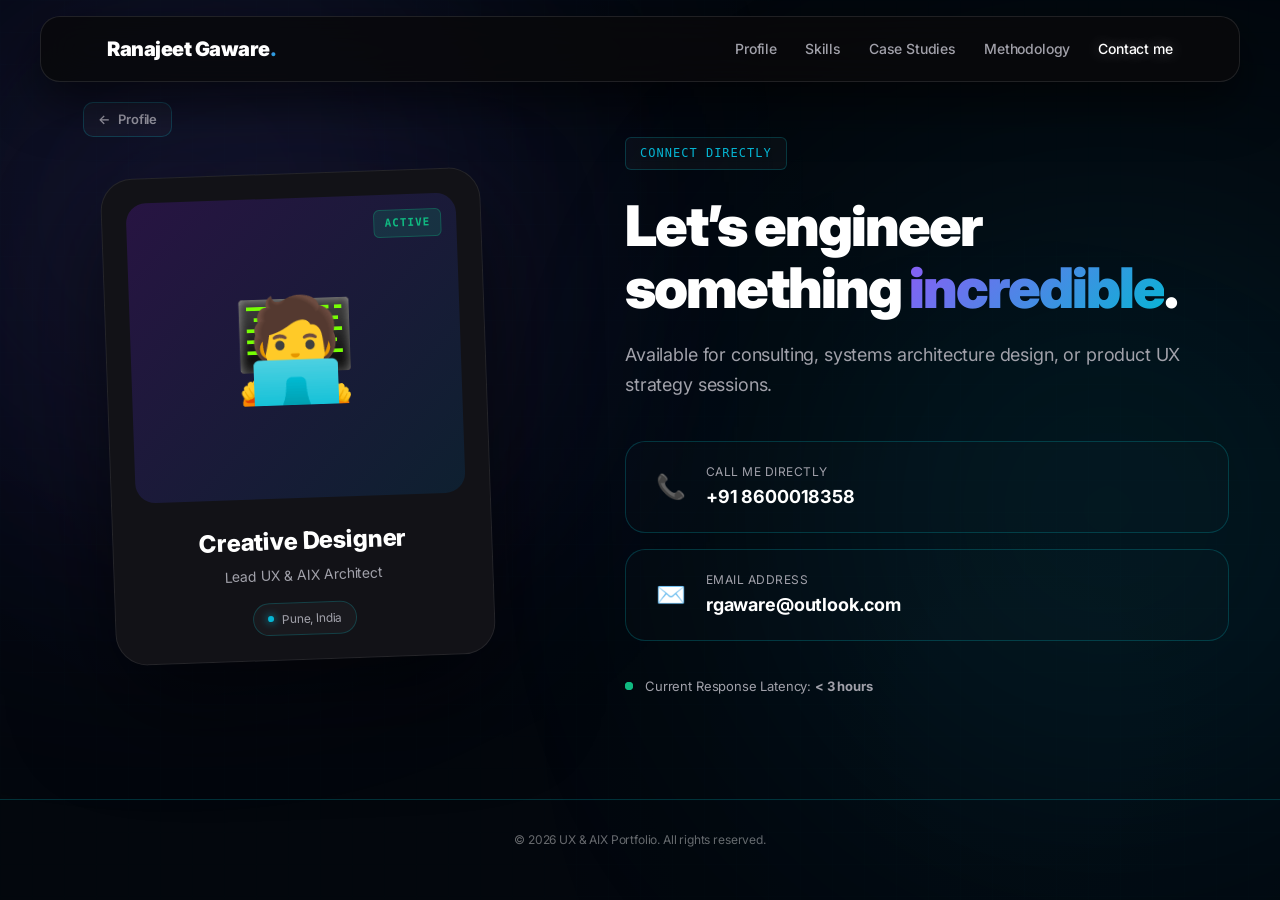
<file: contact_me.html>
<!DOCTYPE html>
<html lang="en">
<head>
    <meta charset="UTF-8">
    <meta name="viewport" content="width=device-width, initial-scale=1.0">
    <title>Contact Me | Get In Touch</title>
    <link href="https://fonts.googleapis.com/css2?family=Inter:wght@300;400;500;600;700;800;900&display=swap" rel="stylesheet">
    <link rel="stylesheet" href="style.css">
    <link rel="stylesheet" href="contact_me.css">
</head>
<body>

    <!-- Floating Navigation -->
  <header>
        <div class="container">
            <nav>
                <div class="logo">Ranajeet Gaware<span>.</span></div>   
                <button class="nav-toggle" id="navToggle" aria-label="Toggle navigation">
                    <span></span>
                    <span></span>
                    <span></span>
                </button>
                <div class="menu" id="navMenu">
                    <a href="index.html" >Profile</a>
                    <a href="index.html#expertise">Skills</a>
                    <a href="cccc_copy.html">Case Studies</a>
                    <a href="Methodology.html">Methodology</a>
                    <a href="contact_me.html" class="active">Contact me</a>
                </div>
            </nav>
        </div>
    </header>

    <!-- Background Glow Elements -->
    <div class="glow one"></div>
    <div class="glow two"></div>
    
  
     
    
  


      <section >
         <div class=" contact-container" style="    grid-template-columns: 0.9fr 1.1fr;
    width: min(1400px, 90%);margin: auto;">
           
             <div class="container">
                       <a href="index.html" class="back-link" aria-label="Back to Profile">
                        <span class="back-arrow-icon">←</span> Profile
                    </a>
                </div>
        

        </div>
        <div class="container contact-container">
           
            <!-- Left Side: Interactive Contact Card -->
           
            <div class="contact-profile-wrap">
           
                <div class="polaroid-card">
                    
                    <div class="photo-container">
                        <!-- Profile Image Placeholder with rich gradient backdrops -->
                        <div class="profile-image-fallback">🧑‍💻</div>
                        <div class="tech-overlay-tag">ACTIVE</div>
                    </div>
                    <div class="profile-metadata">
                        <h3>Creative Designer</h3>
                        <p class="role-desc">Lead UX & AIX Architect</p>
                        <div class="location-tag">
                            <span class="dot"></span>
                            Pune, India
                        </div>
                    </div>
                </div>
            </div>

            <!-- Right Side: Contact Actions & Channels -->
            <div class="contact-details">
                <span class="section-label">Connect Directly</span>
                <h1 class="contact-title">Let’s engineer something <span class="gradient">incredible</span>.</h1>
                <p class="contact-desc">Available for consulting, systems architecture design, or product UX strategy sessions.</p>

                <div class="action-buttons-group">
                    <!-- Call Button -->
                    <a href="tel:+919876543210" class="contact-action-btn phone-btn">
                        <span class="icon">📞</span>
                        <div class="btn-text">
                            <span>Call Me Directly</span>
                            <strong>+91 8600018358</strong>
                        </div>
                    </a>

                    <!-- Email Button -->
                    <a href="mailto:hello@designerportfolio.com" class="contact-action-btn email-btn">
                        <span class="icon">✉️</span>
                        <div class="btn-text">
                            <span>Email Address</span>
                            <strong>rgaware@outlook.com</strong>
                        </div>
                    </a>
                </div>

                <div class="availability-status">
                    <div class="pulse-indicator"></div>
                    <p>Current Response Latency: <strong>&lt; 3 hours</strong></p>
                </div>
            </div>

        </div>
    </section>

    <!-- Footer -->
    <footer class="footer">
        <div class="container footer-bottom">
            <p>© 2026 UX & AIX Portfolio. All rights reserved.</p>
        </div>
    </footer>
  <script>
    document.addEventListener('DOMContentLoaded', () => {
        // Mobile Navigation Toggle
        const navToggle = document.getElementById('navToggle');
        const navMenu = document.getElementById('navMenu');

        if (navToggle && navMenu) {
            navToggle.addEventListener('click', () => {
                navToggle.classList.toggle('active');
                navMenu.classList.toggle('active');
            });

            navMenu.querySelectorAll('a').forEach(link => {
                link.addEventListener('click', () => {
                    navToggle.classList.remove('active');
                    navMenu.classList.remove('active');
                });
            });
        }

        // Scroll Progress Bar & Back to Top
        const progressBar = document.getElementById('scroll-progress');
        const backToTopBtn = document.getElementById('backToTop');

        window.addEventListener('scroll', () => {
            const winScroll = document.documentElement.scrollTop || document.body.scrollTop;
            const height = document.documentElement.scrollHeight - document.documentElement.clientHeight;
            const scrolled = (winScroll / height) * 100;
            
            if (progressBar) {
                progressBar.style.width = scrolled + '%';
            }

            if (backToTopBtn) {
                if (winScroll > 300) {
                    backToTopBtn.style.opacity = '1';
                    backToTopBtn.style.pointerEvents = 'auto';
                } else {
                    backToTopBtn.style.opacity = '0';
                    backToTopBtn.style.pointerEvents = 'none';
                }
            }
        });

        if (backToTopBtn) {
            backToTopBtn.addEventListener('click', () => {
                window.scrollTo({ top: 0, behavior: 'smooth' });
            });
        }

        // Case Studies Scroll Carousel Logic
        const section = document.querySelector('.scroll-carousel-section');
        const container = document.getElementById('carouselContainer');
        const track = document.getElementById('caseStudiesTrack');
        const indicators = document.querySelectorAll('.indicator-step');
        
        if (!section || !track || !container) return;

        let isVisible = false;
        let currentTranslate = 0;
        
        let isDragging = false;
        let startX = 0;
        let prevTranslate = 0;

        const sectionObserver = new IntersectionObserver((entries) => {
            entries.forEach(entry => { isVisible = entry.isIntersecting; });
        }, { threshold: 0.01 });
        sectionObserver.observe(section);

        const getMaxMove = () => {
            return track.scrollWidth - window.innerWidth + parseFloat(getComputedStyle(container).paddingLeft || 40);
        };

        const updateActiveStates = () => {
            const cards = document.querySelectorAll('.case-card');
            const viewportCenter = window.innerWidth / 2;
            let closestCardIndex = 1;
            let smallestDistance = Infinity;

            cards.forEach((card) => {
                const rect = card.getBoundingClientRect();
                const cardCenter = rect.left + (rect.width / 2);
                const distanceFromCenter = Math.abs(viewportCenter - cardCenter);

                if (distanceFromCenter < smallestDistance) {
                    smallestDistance = distanceFromCenter;
                    closestCardIndex = parseInt(card.getAttribute('data-index'));
                }
            });

            cards.forEach((card) => {
                if (parseInt(card.getAttribute('data-index')) === closestCardIndex) {
                    card.classList.add('active-card');
                } else {
                    card.classList.remove('active-card');
                }
            });

            const activeIndicatorNum = Math.min(4, closestCardIndex);
            indicators.forEach((indicator) => {
                const stepNum = parseInt(indicator.getAttribute('data-step'));
                if (stepNum === activeIndicatorNum) {
                    indicator.classList.add('active');
                } else {
                    indicator.classList.remove('active');
                }
            });
        };

        window.addEventListener('scroll', () => {
            if (!isVisible || isDragging || window.innerWidth <= 968) return;

            const sectionTop = section.offsetTop;
            const sectionHeight = section.offsetHeight;
            const windowHeight = window.innerHeight;
            const scrollPosition = window.scrollY;

            const scrollRange = sectionHeight - windowHeight;
            const relativeScroll = scrollPosition - sectionTop;
            
            let progress = relativeScroll / scrollRange;
            progress = Math.max(0, Math.min(1, progress));

            currentTranslate = -(progress * getMaxMove());
            track.style.transform = `translateX(${currentTranslate}px)`;
            
            updateActiveStates();
        });

        const dragStart = (e) => {
            if (window.innerWidth <= 968) return;
            isDragging = true;
            startX = (e.type === 'touchstart') ? e.touches[0].clientX : e.clientX;
            prevTranslate = currentTranslate;
            track.style.transition = 'none';
        };

        const dragMove = (e) => {
            if (!isDragging) return;
            const currentX = (e.type === 'touchmove') ? e.touches[0].clientX : e.clientX;
            const currentMovedDistance = currentX - startX;
            
            currentTranslate = prevTranslate + currentMovedDistance;
            
            const maxMove = -getMaxMove();
            if (currentTranslate > 0) currentTranslate = 0;
            if (currentTranslate < maxMove) currentTranslate = maxMove;

            track.style.transform = `translateX(${currentTranslate}px)`;
            updateActiveStates();
        };

        const dragEnd = () => {
            if (!isDragging) return;
            isDragging = false;
            track.style.transition = 'transform 0.4s cubic-bezier(0.25, 1, 0.5, 1)';
            
            if (isVisible) {
                const maxMove = getMaxMove();
                const progress = Math.abs(currentTranslate) / maxMove;
                const sectionTop = section.offsetTop;
                const scrollRange = section.offsetHeight - window.innerHeight;
                
                window.scrollTo({
                    top: sectionTop + (progress * scrollRange),
                    behavior: 'auto'
                });
            }
        };

        container.addEventListener('mousedown', dragStart);
        container.addEventListener('mousemove', dragMove);
        window.addEventListener('mouseup', dragEnd);
        container.addEventListener('mouseleave', dragEnd);

        container.addEventListener('touchstart', dragStart, { passive: true });
        container.addEventListener('touchmove', dragMove, { passive: true });
        window.addEventListener('touchend', dragEnd);
        
        setTimeout(() => updateActiveStates(), 100);
    });
    </script>
</body>
</html>
</file>
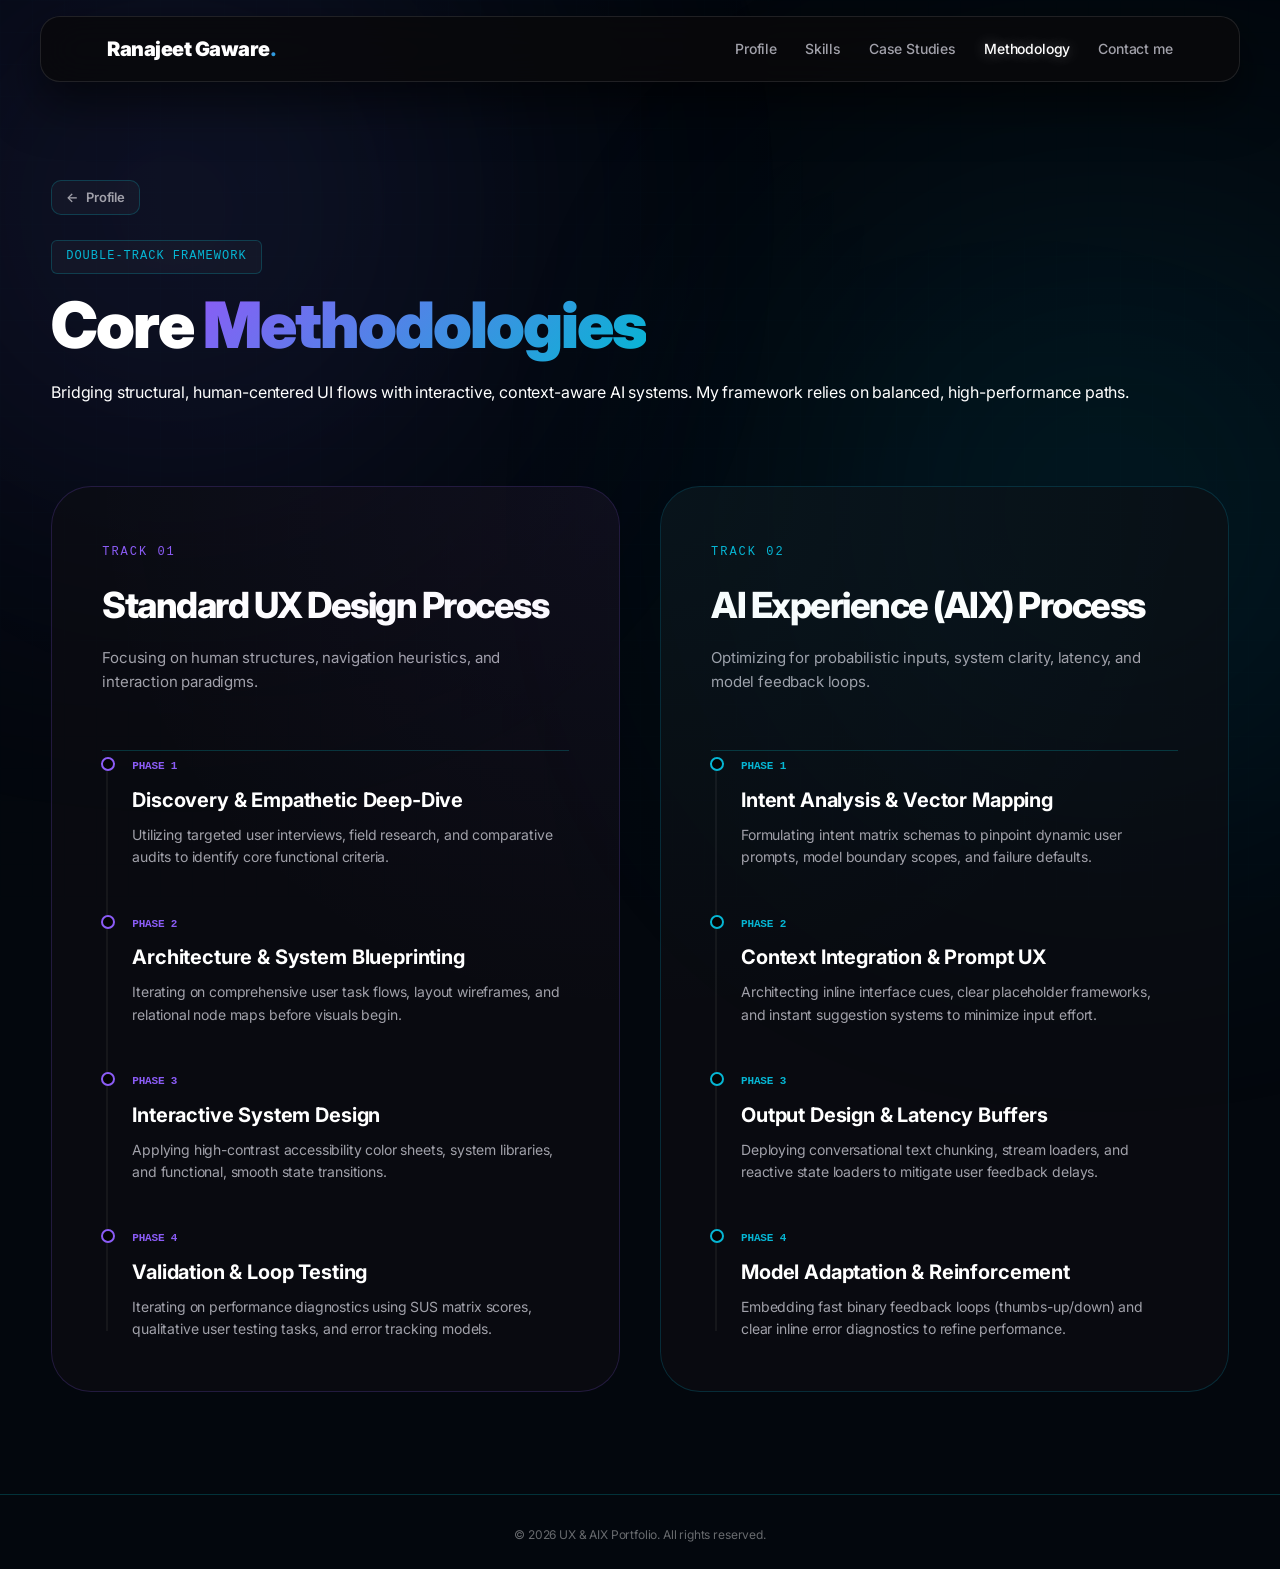
<file: Methodology.html>
<!DOCTYPE html>
<html lang="en">
<head>
    <meta charset="UTF-8">
    <meta name="viewport" content="width=device-width, initial-scale=1.0">
    <title>Methodology | UX & AIX Process</title>
    <link href="https://fonts.googleapis.com/css2?family=Inter:wght@300;400;500;600;700;800;900&display=swap" rel="stylesheet">
    <link rel="stylesheet" href="style.css">
    <link rel="stylesheet" href="Methodology.css">
</head>
<body>


    <!-- 3. NAVIGATION HEADER -->
    <header>
        <div class="container">
            <nav>
                <div class="logo">Ranajeet Gaware<span>.</span></div>   
                <button class="nav-toggle" id="navToggle" aria-label="Toggle navigation">
                    <span></span>
                    <span></span>
                    <span></span>
                </button>
                <div class="menu" id="navMenu">
                    <a href="index.html" >Profile</a>
                    <a href="index.html#expertise">Skills</a>
                    <a href="cccc_copy.html">Case Studies</a>
                    <a href="Methodology.html" class="active">Methodology</a>
                    <a href="contact_me.html">Contact me</a>
                </div>
            </nav>
        </div>
    </header>
    <!-- Background Glow Elements -->
    <div class="glow one"></div>
    <div class="glow two"></div>

    <section class="methodology-section">
        <div class="container">
           <div>
            <a href="home.html" class="back-link" aria-label="Back to Profile">
                        <span class="back-arrow-icon">←</span> Profile
                    </a></div> 
                    <br>
            <span class="section-label">Double-Track Framework</span>
            <h1 class="hero-title">Core <span class="gradient">Methodologies</span></h1>
            <p class="hero-text1">Bridging structural, human-centered UI flows with interactive, context-aware AI systems. My framework relies on balanced, high-performance paths.</p>

            <!-- Interactive Parallel Tracks Grid -->
            <div class="methodology-grid">
                
                <!-- UX track -->
                <div class="track-card ux-track">
                    <div class="track-header">
                        <span class="track-badge">TRACK 01</span>
                        <h2>Standard UX Design Process</h2>
                        <p>Focusing on human structures, navigation heuristics, and interaction paradigms.</p>
                    </div>

                    <div class="steps-timeline">
                        <div class="timeline-step">
                            <span class="step-badge">Phase 1</span>
                            <h4>Discovery & Empathetic Deep-Dive</h4>
                            <p>Utilizing targeted user interviews, field research, and comparative audits to identify core functional criteria.</p>
                        </div>
                        <div class="timeline-step">
                            <span class="step-badge">Phase 2</span>
                            <h4>Architecture & System Blueprinting</h4>
                            <p>Iterating on comprehensive user task flows, layout wireframes, and relational node maps before visuals begin.</p>
                        </div>
                        <div class="timeline-step">
                            <span class="step-badge">Phase 3</span>
                            <h4>Interactive System Design</h4>
                            <p>Applying high-contrast accessibility color sheets, system libraries, and functional, smooth state transitions.</p>
                        </div>
                        <div class="timeline-step">
                            <span class="step-badge">Phase 4</span>
                            <h4>Validation & Loop Testing</h4>
                            <p>Iterating on performance diagnostics using SUS matrix scores, qualitative user testing tasks, and error tracking models.</p>
                        </div>
                    </div>
                </div>

                <!-- AIX track -->
                <div class="track-card aix-track">
                    <div class="track-header">
                        <span class="track-badge">TRACK 02</span>
                        <h2>AI Experience (AIX) Process</h2>
                        <p>Optimizing for probabilistic inputs, system clarity, latency, and model feedback loops.</p>
                    </div>

                    <div class="steps-timeline">
                        <div class="timeline-step">
                            <span class="step-badge">Phase 1</span>
                            <h4>Intent Analysis & Vector Mapping</h4>
                            <p>Formulating intent matrix schemas to pinpoint dynamic user prompts, model boundary scopes, and failure defaults.</p>
                        </div>
                        <div class="timeline-step">
                            <span class="step-badge">Phase 2</span>
                            <h4>Context Integration & Prompt UX</h4>
                            <p>Architecting inline interface cues, clear placeholder frameworks, and instant suggestion systems to minimize input effort.</p>
                        </div>
                        <div class="timeline-step">
                            <span class="step-badge">Phase 3</span>
                            <h4>Output Design & Latency Buffers</h4>
                            <p>Deploying conversational text chunking, stream loaders, and reactive state loaders to mitigate user feedback delays.</p>
                        </div>
                        <div class="timeline-step">
                            <span class="step-badge">Phase 4</span>
                            <h4>Model Adaptation & Reinforcement</h4>
                            <p>Embedding fast binary feedback loops (thumbs-up/down) and clear inline error diagnostics to refine performance.</p>
                        </div>
                    </div>
                </div>

            </div>
        </div>
    </section>


      <script>
    document.addEventListener('DOMContentLoaded', () => {
        // Mobile Navigation Toggle
        const navToggle = document.getElementById('navToggle');
        const navMenu = document.getElementById('navMenu');

        if (navToggle && navMenu) {
            navToggle.addEventListener('click', () => {
                navToggle.classList.toggle('active');
                navMenu.classList.toggle('active');
            });

            navMenu.querySelectorAll('a').forEach(link => {
                link.addEventListener('click', () => {
                    navToggle.classList.remove('active');
                    navMenu.classList.remove('active');
                });
            });
        }

        // Scroll Progress Bar & Back to Top
        const progressBar = document.getElementById('scroll-progress');
        const backToTopBtn = document.getElementById('backToTop');

        window.addEventListener('scroll', () => {
            const winScroll = document.documentElement.scrollTop || document.body.scrollTop;
            const height = document.documentElement.scrollHeight - document.documentElement.clientHeight;
            const scrolled = (winScroll / height) * 100;
            
            if (progressBar) {
                progressBar.style.width = scrolled + '%';
            }

            if (backToTopBtn) {
                if (winScroll > 300) {
                    backToTopBtn.style.opacity = '1';
                    backToTopBtn.style.pointerEvents = 'auto';
                } else {
                    backToTopBtn.style.opacity = '0';
                    backToTopBtn.style.pointerEvents = 'none';
                }
            }
        });

        if (backToTopBtn) {
            backToTopBtn.addEventListener('click', () => {
                window.scrollTo({ top: 0, behavior: 'smooth' });
            });
        }

        // Case Studies Scroll Carousel Logic
        const section = document.querySelector('.scroll-carousel-section');
        const container = document.getElementById('carouselContainer');
        const track = document.getElementById('caseStudiesTrack');
        const indicators = document.querySelectorAll('.indicator-step');
        
        if (!section || !track || !container) return;

        let isVisible = false;
        let currentTranslate = 0;
        
        let isDragging = false;
        let startX = 0;
        let prevTranslate = 0;

        const sectionObserver = new IntersectionObserver((entries) => {
            entries.forEach(entry => { isVisible = entry.isIntersecting; });
        }, { threshold: 0.01 });
        sectionObserver.observe(section);

        const getMaxMove = () => {
            return track.scrollWidth - window.innerWidth + parseFloat(getComputedStyle(container).paddingLeft || 40);
        };

        const updateActiveStates = () => {
            const cards = document.querySelectorAll('.case-card');
            const viewportCenter = window.innerWidth / 2;
            let closestCardIndex = 1;
            let smallestDistance = Infinity;

            cards.forEach((card) => {
                const rect = card.getBoundingClientRect();
                const cardCenter = rect.left + (rect.width / 2);
                const distanceFromCenter = Math.abs(viewportCenter - cardCenter);

                if (distanceFromCenter < smallestDistance) {
                    smallestDistance = distanceFromCenter;
                    closestCardIndex = parseInt(card.getAttribute('data-index'));
                }
            });

            cards.forEach((card) => {
                if (parseInt(card.getAttribute('data-index')) === closestCardIndex) {
                    card.classList.add('active-card');
                } else {
                    card.classList.remove('active-card');
                }
            });

            const activeIndicatorNum = Math.min(4, closestCardIndex);
            indicators.forEach((indicator) => {
                const stepNum = parseInt(indicator.getAttribute('data-step'));
                if (stepNum === activeIndicatorNum) {
                    indicator.classList.add('active');
                } else {
                    indicator.classList.remove('active');
                }
            });
        };

        window.addEventListener('scroll', () => {
            if (!isVisible || isDragging || window.innerWidth <= 968) return;

            const sectionTop = section.offsetTop;
            const sectionHeight = section.offsetHeight;
            const windowHeight = window.innerHeight;
            const scrollPosition = window.scrollY;

            const scrollRange = sectionHeight - windowHeight;
            const relativeScroll = scrollPosition - sectionTop;
            
            let progress = relativeScroll / scrollRange;
            progress = Math.max(0, Math.min(1, progress));

            currentTranslate = -(progress * getMaxMove());
            track.style.transform = `translateX(${currentTranslate}px)`;
            
            updateActiveStates();
        });

        const dragStart = (e) => {
            if (window.innerWidth <= 968) return;
            isDragging = true;
            startX = (e.type === 'touchstart') ? e.touches[0].clientX : e.clientX;
            prevTranslate = currentTranslate;
            track.style.transition = 'none';
        };

        const dragMove = (e) => {
            if (!isDragging) return;
            const currentX = (e.type === 'touchmove') ? e.touches[0].clientX : e.clientX;
            const currentMovedDistance = currentX - startX;
            
            currentTranslate = prevTranslate + currentMovedDistance;
            
            const maxMove = -getMaxMove();
            if (currentTranslate > 0) currentTranslate = 0;
            if (currentTranslate < maxMove) currentTranslate = maxMove;

            track.style.transform = `translateX(${currentTranslate}px)`;
            updateActiveStates();
        };

        const dragEnd = () => {
            if (!isDragging) return;
            isDragging = false;
            track.style.transition = 'transform 0.4s cubic-bezier(0.25, 1, 0.5, 1)';
            
            if (isVisible) {
                const maxMove = getMaxMove();
                const progress = Math.abs(currentTranslate) / maxMove;
                const sectionTop = section.offsetTop;
                const scrollRange = section.offsetHeight - window.innerHeight;
                
                window.scrollTo({
                    top: sectionTop + (progress * scrollRange),
                    behavior: 'auto'
                });
            }
        };

        container.addEventListener('mousedown', dragStart);
        container.addEventListener('mousemove', dragMove);
        window.addEventListener('mouseup', dragEnd);
        container.addEventListener('mouseleave', dragEnd);

        container.addEventListener('touchstart', dragStart, { passive: true });
        container.addEventListener('touchmove', dragMove, { passive: true });
        window.addEventListener('touchend', dragEnd);
        
        setTimeout(() => updateActiveStates(), 100);
    });
    </script>


    <!-- Footer -->
    <footer class="footer">
        <div class="container footer-bottom">
            <p>© 2026 UX & AIX Portfolio. All rights reserved.</p>
        </div>
    </footer>

</body>
</html>
</file>
<file: style.css>
/*==================================================
1. RESET & SYSTEM CONFIGURATION
==================================================*/

* {
    margin: 0;
    padding: 0;
    box-sizing: border-box;
}

html {
    scroll-behavior: smooth;
    overflow-x: hidden;
}

body {
    font-family: "Inter", -apple-system, BlinkMacSystemFont, sans-serif;
    background: #03070d;
    color: #fff;
    overflow-x: hidden;
    line-height: 1.6;
    letter-spacing: -0.01em;
    position: relative;
    width: 100%;
}

img {
    max-width: 100%;
    height: auto;
    display: block;
}

/*==================================================
2. VARIABLES & THEME
==================================================*/

:root {
    --bg: #03070d;
    --surface: #09090b;
    --card: rgba(8, 15, 26, 0.75);
    --border: rgba(0, 242, 254, 0.18);
    --border-hover: rgba(0, 242, 254, 0.45);
    --text: #ffffff;
    --muted: #a1a1aa;
    --purple: #8b5cf6;
    --cyan: #06b6d4;
    --green: #10b981;
    --pink: #ec4899;
    --gradient: linear-gradient(135deg, #8b5cf6 0%, #06b6d4 100%);
}

/*==================================================
3. CUSTOM SCROLLBAR
==================================================*/

::-webkit-scrollbar {
    width: 6px;
}

::-webkit-scrollbar-track {
    background: #03070d;
}

::-webkit-scrollbar-thumb {
    background: #27272a;
    border-radius: 10px;
}

::-webkit-scrollbar-thumb:hover {
    background: var(--purple);
}

/*==================================================
4. DYNAMIC BACKGROUNDS & CANVASES
==================================================*/

#globalWaveCanvas {
    position: fixed;
    top: 0;
    left: 0;
    width: 100%;
    height: 100vh;
    pointer-events: none;
    z-index: 0;
    opacity: 0.18;
}

body::before {
    content: "";
    position: fixed;
    inset: 0;
    background-image: 
        radial-gradient(circle at 20% 20%, rgba(0, 242, 254, 0.08) 0%, transparent 50%),
        radial-gradient(circle at 80% 80%, rgba(79, 172, 254, 0.06) 0%, transparent 50%),
        linear-gradient(to right, rgba(0, 242, 254, 0.02) 1px, transparent 1px),
        linear-gradient(to bottom, rgba(0, 242, 254, 0.02) 1px, transparent 1px);
    background-size: 100% 100%, 100% 100%, 32px 32px, 32px 32px;
    pointer-events: none;
    z-index: 0;
    opacity: 0.25;
}

.glow {
    position: fixed;
    width: min(600px, 80vw);
    height: min(600px, 80vw);
    border-radius: 50%;
    filter: blur(160px);
    opacity: .12;
    pointer-events: none;
    z-index: 0;
}

.glow.one { background: var(--purple); top: -10%; left: -10%; animation: floatGlow 20s infinite alternate; }
.glow.two { background: var(--cyan); bottom: 10%; right: -10%; animation: floatGlow 15s infinite alternate-reverse; }

@keyframes floatGlow {
    0% { transform: translate(0, 0) scale(1); }
    100% { transform: translate(60px, -40px) scale(1.1); }
}

/* Glassmorphism Cards */
.case-card, .expertise-card, .profile-card, .float-card, .feature-box, .cta-card, .process-track-column {
    background: var(--card) !important;
    backdrop-filter: blur(12px);
    -webkit-backdrop-filter: blur(12px);
    border: 1px solid var(--border) !important;
    box-shadow: 0 10px 32px 0 rgba(0, 0, 0, 0.4), inset 0 0 0 1px rgba(255, 255, 255, 0.03);
    transition: all 0.3s ease;
}

.case-card:hover, .expertise-card:hover, .feature-box:hover {
    border-color: var(--border-hover) !important;
    box-shadow: 0 14px 40px 0 rgba(0, 242, 254, 0.12), inset 0 0 0 1px rgba(0, 242, 254, 0.25);
}

/*==================================================
5. LAYOUT CONTAINERS & REUSABLE COMPONENTS
==================================================*/

.container {
    width: min(1280px, 92%);
    margin: 0 auto;
    position: relative;
    z-index: 2;
}

section {
    padding: clamp(60px, 8vw, 120px) 0;
    position: relative;
    z-index: 2;
}

.section-header {
    margin-bottom: clamp(30px, 5vw, 60px);
    position: relative;
}

.section-label {
    display: inline-flex;
    align-items: center;
    gap: 8px;
    padding: 6px 14px;
    border-radius: 6px;
    background: rgba(255, 255, 255, .03);
    border: 1px solid var(--border);
    margin-bottom: 16px;
    font-size: 12px;
    font-family: monospace;
    text-transform: uppercase;
    color: var(--cyan);
    letter-spacing: 1px;
}

.section-title {
    font-size: clamp(28px, 5vw, 56px);
    font-weight: 900;
    line-height: 1.1;
    letter-spacing: -1.5px;
}

.gradient {
    background: var(--gradient);
    -webkit-background-clip: text;
    -webkit-text-fill-color: transparent;
}

/*==================================================
6. NAVIGATION BAR
==================================================*/

header {
    position: fixed;
    top: 16px;
    left: 50%;
    transform: translateX(-50%);
    width: min(1200px, 94%);
    z-index: 9999;
    backdrop-filter: blur(20px);
    -webkit-backdrop-filter: blur(20px);
    background: rgba(9, 9, 11, 0.85);
    border: 1px solid rgba(255, 255, 255, .1);
    border-radius: 20px;
    padding: 0 20px;
    box-shadow: 0 20px 50px rgba(0, 0, 0, 0.6);
}

nav {
    height: 64px;
    display: flex;
    justify-content: space-between;
    align-items: center;
    position: relative;
}

.logo {
    font-size: 20px;
    font-weight: 900;
    letter-spacing: -0.5px;
}

.logo span {
    background: var(--gradient);
    -webkit-background-clip: text;
    -webkit-text-fill-color: transparent;
}

.menu {
    display: flex;
    gap: 28px;
}

.menu a {
    color: var(--muted);
    text-decoration: none;
    font-size: 14px;
    font-weight: 500;
    transition: .3s;
}

.menu a:hover,
.menu a.active {
    color: #fff;
    text-shadow: 0 0 15px rgba(255, 255, 255, 0.4);
}

/* Mobile Nav Toggle */
.nav-toggle {
    display: none;
    background: transparent;
    border: none;
    cursor: pointer;
    flex-direction: column;
    justify-content: center;
    align-items: center;
    gap: 5px;
    padding: 8px;
}

.nav-toggle span {
    display: block;
    width: 22px;
    height: 2px;
    background: #fff;
    transition: 0.3s ease-in-out;
}

/*==================================================
7. BUTTONS & TYPOGRAPHY
==================================================*/

.btn {
    display: inline-flex;
    align-items: center;
    justify-content: center;
    padding: 12px 26px;
    border-radius: 12px;
    font-weight: 600;
    font-size: 14px;
    text-decoration: none;
    transition: .3s ease;
    cursor: pointer;
}

.btn-primary {
    background: #fff;
    color: #000;
}

.btn-primary:hover {
    transform: translateY(-2px);
    box-shadow: 0 12px 24px rgba(255, 255, 255, .25);
}

.btn-secondary {
    border: 1px solid var(--border);
    background: rgba(255, 255, 255, .03);
    color: white;
    backdrop-filter: blur(10px);
}

.btn-secondary:hover {
    background: rgba(255, 255, 255, .08);
    border-color: rgba(255, 255, 255, 0.3);
}

/*==================================================
8. HERO SECTION
==================================================*/

.hero {
    min-height: 100vh;
    display: flex;
    align-items: center;
    padding-top: 120px;
    position: relative;
    overflow: hidden;
}

#waveCanvas {
    position: absolute;
    top: 0;
    left: 0;
    width: 100%;
    height: 100%;
    pointer-events: none;
    z-index: 1;
    opacity: 0.3;
}

.hero-grid {
    display: grid;
    grid-template-columns: 1.1fr 0.9fr;
    gap: 40px;
    align-items: center;
}

.badge {
    display: inline-flex;
    align-items: center;
    gap: 10px;
    padding: 6px 14px;
    border-radius: 99px;
    background: rgba(255, 255, 255, .03);
    border: 1px solid var(--border);
    margin-bottom: 24px;
    font-size: 13px;
    color: #fff;
}

.badge-dot {
    width: 8px;
    height: 8px;
    border-radius: 50%;
    background: var(--green);
    box-shadow: 0 0 12px var(--green);
}

.hero-title {
    font-size: clamp(34px, 5.5vw, 64px);
    font-weight: 900;
    line-height: 1.1;
    margin-bottom: 20px;
    letter-spacing: -2px;
}

.hero-text {
    font-size: clamp(14px, 1.8vw, 17px);
    line-height: 1.7;
    color: var(--muted);
    max-width: 580px;
    margin-bottom: 32px;
}

.hero-buttons {
    display: flex;
    gap: 14px;
    flex-wrap: wrap;
}

.hero-right {
    display: flex;
    justify-content: center;
    position: relative;
    width: 100%;
}

.profile-card {
    position: relative;
    width: 100%;
    max-width: 380px;
    padding: 28px;
    border-radius: 28px;
}

.avatar {
    width: 160px;
    height: 160px;
    margin: 0 auto 20px;
    border-radius: 50%;
    background: var(--gradient);
    display: flex;
    align-items: center;
    justify-content: center;
    box-shadow: 0 0 40px rgba(139, 92, 246, 0.35);
    overflow: hidden;
}

.profile-img {
    width: 100%;
    height: 100%;
    object-fit: cover;
    border-radius: 50%;
}

.profile-name { text-align: center; }
.profile-title { font-size: 24px; font-weight: 800; margin-bottom: 4px; }
.profile-subtitle { font-size: 15px; font-weight: 500; color: #e4e4e7; margin-bottom: 4px; }
.profile-role { text-align: center; color: var(--muted); font-size: 13px; }

/* Floating Cards Layout */
.float-card {
    position: absolute;
    padding: 10px 16px;
    border-radius: 14px;
    z-index: 3;
}

.float-card h4 { font-size: 13px; font-weight: 700; margin-bottom: 2px;}
.float-card p { font-size: 11px; color: var(--muted);}

.float-one { left: -10px; top: 10%; animation: floatCard 6s ease-in-out infinite; }
.float-two { right: -10px; bottom: 15%; animation: floatCard 6s ease-in-out infinite 3s; }
.float-three { right: 10px; top: -10px; animation: floatCard 6s ease-in-out infinite 1.5s; }

@keyframes floatCard {
    0%, 100% { transform: translateY(0); }
    50% { transform: translateY(-8px); }
}

/*==================================================
9. SKILLS MARQUEE
==================================================*/

.skills-marquee {
    padding: 22px 0;
    background: #000;
    transform: rotate(-1deg) scale(1.01);
    border-top: 1px solid var(--border);
    border-bottom: 1px solid var(--border);
    box-shadow: 0 15px 40px rgba(0, 0, 0, 0.5);
    z-index: 10;
    position: relative;
}

.marquee {
    overflow: hidden;
    white-space: nowrap;
}

.marquee-content {
    display: inline-flex;
    gap: 32px;
    animation: marquee 28s linear infinite;
}

.marquee-content span {
    font-size: clamp(13px, 1.8vw, 18px);
    text-transform: uppercase;
    font-family: monospace;
    color: rgba(255, 255, 255, 0.5);
    letter-spacing: -0.5px;
}

@keyframes marquee {
    0% { transform: translateX(0); }
    100% { transform: translateX(-50%); }
}

/*==================================================
10. EXPERTISE & STATS
==================================================*/

.expertise-grid {
    display: grid;
    grid-template-columns: repeat(2, 1fr); 
    gap: 24px;
}

.expertise-card {
    padding: clamp(24px, 4vw, 40px);
    border-radius: 24px;
    display: flex;
    flex-direction: column;
    justify-content: space-between;
}

.card-icon {
    width: 48px; 
    height: 48px;
    border: 1px solid var(--border);
    border-radius: 12px;
    display: flex; 
    align-items: center; 
    justify-content: center;
    margin-bottom: 20px;
    font-size: 22px;
}

.card-title { font-size: clamp(20px, 2.5vw, 28px); font-weight: 800; letter-spacing: -0.5px; margin-bottom: 12px;}
.card-text { color: var(--muted); font-size: 14px; line-height: 1.6; margin-bottom: 20px;}

.tags { display: flex; gap: 8px; flex-wrap: wrap;}
.tag {
    padding: 5px 12px; border-radius: 30px; font-size: 11px;
    background: rgba(255, 255, 255, 0.03); border: 1px solid var(--border);
}

.feature-stats {
    margin-top: clamp(40px, 6vw, 80px);
    display: grid;
    grid-template-columns: repeat(4, 1fr);
    gap: 16px;
}

.feature-box {
    padding: 24px 18px;
    border-radius: 18px;
    display: flex;
    flex-direction: column;
    justify-content: space-between;
    min-height: 140px;
}

.feature-number { font-size: 28px; font-weight: 900; margin-bottom: 10px; color: var(--cyan); }
.feature-title { color: #ffffff; font-size: 13px; font-weight: 600; line-height: 1.4; }

/*==================================================
11. CASE STUDIES CAROUSEL
==================================================*/

.scroll-carousel-section {
    position: relative;
    background-color: transparent;
    height: 300vh; 
    width: 100%;
}

.carousel-sticky-wrapper {
    position: sticky;
    top: 0;
    height: 100vh;
    width: 100%;
    overflow: hidden;
    display: flex;
    flex-direction: column;
    justify-content: center;
    padding: 20px 0;
}

.carousel-track-container {
    width: 100%;
    cursor: grab;
    user-select: none;
}

.carousel-track {
    display: flex;
    gap: 24px;
    width: max-content;
    will-change: transform;
    padding: 10px 0; 
}

.case-card {
    border-radius: 24px;
    width: min(800px, 80vw);
    min-height: 440px;
    padding: clamp(20px, 3.5vw, 36px);
    display: flex;
    gap: 24px;
    flex-shrink: 0;
    transform: scale(0.97);
    transition: transform 0.3s ease;
}

.case-card.active-card {
    transform: scale(1);
}

.card-left {
    flex: 1.1;
    display: flex;
    flex-direction: column;
    justify-content: space-between;
}

.card-tag { font-size: 11px; font-weight: 600; padding: 5px 12px; border-radius: 20px; display: inline-block; margin-bottom: 12px; }
.tag-purple { background: rgba(139, 92, 246, 0.15); color: #c084fc; }
.tag-blue { background: rgba(6, 182, 212, 0.15); color: #22d3ee; }

.card-title { font-size: clamp(18px, 2.5vw, 24px); font-weight: 700; line-height: 1.3; color: #fff; margin-bottom: 8px; }
.card-text { font-size: 13px; line-height: 1.6; color: var(--muted); margin-bottom: 12px; }
.card-meta { font-size: 11px; color: var(--muted); font-family: monospace; }

.card-metrics { display: flex; gap: 10px; margin-bottom: 14px; margin-top: 10px; }
.metric-box {
    border: 1px solid var(--border);
    background: rgba(255,255,255,0.02);
    border-radius: 10px;
    padding: 8px 12px;
    flex: 1;
}

.metric-box .m-val { display: block; font-size: 16px; font-weight: 700; color: var(--cyan); }
.metric-box .m-lbl { font-size: 9px; color: var(--muted); text-transform: uppercase; }

.btn-case {
    display: inline-block;
    border: 1px solid var(--border);
    background: rgba(255, 255, 255, 0.03);
    color: #fff;
    text-decoration: none;
    font-size: 12px;
    font-weight: 600;
    padding: 8px 16px;
    border-radius: 8px;
    transition: 0.2s;
}

.btn-case:hover { background: #fff; color: #000; }

.card-right { flex: 0.9; display: flex; align-items: center; justify-content: center; }

.wireframe-mockup {
    width: 100%; height: 100%; max-height: 280px;
    background: #09090e; border: 1px solid rgba(255,255,255,0.06);
    border-radius: 12px; padding: 12px; display: flex; flex-direction: column; gap: 8px;
    overflow: hidden;
}

.card-preview-img { width: 100%; height: 100%; object-fit: cover; border-radius: 6px; }

.wf-header { display: flex; gap: 4px; margin-bottom: 4px; }
.wf-header .dot { width: 6px; height: 6px; border-radius: 50%; background: rgba(255,255,255,0.2); }
.wf-main-block { flex: 1; background: rgba(255,255,255,0.03); border-radius: 6px; overflow: hidden; }

.case-card.cta-card {
    width: min(480px, 80vw);
    justify-content: center;
    align-items: center;
}

.cta-card-content { text-align: center; display: flex; flex-direction: column; align-items: center; }
.cta-title { font-size: 20px; font-weight: 700; margin-bottom: 10px; }
.cta-desc { font-size: 12px; color: var(--muted); margin-bottom: 20px; }

.btn-case-more {
    background: var(--purple); color: #fff;
    text-decoration: none; font-size: 13px; font-weight: 700; padding: 10px 20px; border-radius: 10px;
}

.carousel-indicators-container {
    max-width: 1200px;
    width: 100%;
    margin: 16px auto 0;
    padding: 0 20px;
    display: flex;
    gap: 16px;
}

.indicator-step {
    display: flex;
    flex-direction: column;
    gap: 4px;
    width: 50px;
    opacity: 0.3;
    transition: opacity 0.3s;
}

.indicator-step.active { opacity: 1; }
.indicator-step .step-num { font-family: monospace; font-size: 11px; font-weight: 700; }
.indicator-step .step-line { height: 2px; background: var(--cyan); width: 100%; }

/*==================================================
12. METHODOLOGY PROCESS
==================================================*/

.process-grid-split {
    display: grid;
    grid-template-columns: repeat(2, 1fr);
    gap: 24px;
}

.process-track-column {
    padding: clamp(20px, 3vw, 32px);
    border-radius: 24px;
    display: flex;
    flex-direction: column;
    gap: 16px;
}

.track-header {
    border-bottom: 1px solid var(--border);
    padding-bottom: 16px;
}

.track-icon { font-size: 24px; display: block; margin-bottom: 8px; }
.track-header h3 { font-size: 20px; font-weight: 800; margin-bottom: 4px; }
.track-header p { color: var(--muted); font-size: 13px; }

.process-step-card {
    background: rgba(255, 255, 255, 0.02);
    border: 1px solid var(--border);
    padding: 16px;
    border-radius: 14px;
}

.step-num { font-family: monospace; font-size: 12px; color: var(--cyan); font-weight: 700; margin-bottom: 4px; }
.process-step-card h4 { font-size: 15px; font-weight: 700; margin-bottom: 4px; }
.process-step-card p { color: var(--muted); font-size: 12px; line-height: 1.5; }

/*==================================================
13. FOOTER & BACK TO TOP
==================================================*/

.cta-card .title { font-size: clamp(26px, 4vw, 48px); }
.cta-card .subtitle { color: var(--muted); margin: 12px auto 24px; max-width: 600px; }

.footer { padding: 30px 0; border-top: 1px solid var(--border); }
.footer-bottom { text-align: center; }
.footer-bottom p { font-size: 12px; color: rgba(255, 255, 255, 0.4); }

#scroll-progress {
    position: fixed; top: 0; left: 0; height: 3px; width: 0; z-index: 10000;
    background: linear-gradient(90deg, #8b5cf6, #06b6d4);
}

#backToTop {
    position: fixed; right: 20px; bottom: 20px; width: 42px; height: 42px;
    border: 1px solid var(--border); border-radius: 50%; background: rgba(9, 9, 11, 0.9);
    color: #fff; font-size: 16px; cursor: pointer; display: flex; align-items: center; justify-content: center;
    z-index: 999; transition: opacity 0.3s; opacity: 0; pointer-events: none;
}

/*==================================================
14. RESPONSIVE MEDIA QUERIES (100% MOBILE RESPONSIVE)
==================================================*/

/* Tablet & Smaller Laptops */
@media (max-width: 1024px) {
    .hero-grid {
        grid-template-columns: 1fr;
        gap: 40px;
    }

    .hero-left {
        text-align: center;
        display: flex;
        flex-direction: column;
        align-items: center;
    }

    .hero-text {
        max-width: 100%;
    }

    .hero-buttons {
        justify-content: center;
    }

    .feature-stats {
        grid-template-columns: repeat(2, 1fr);
    }
}

/* Mobile & Tablet Toggle Breakpoint */
@media (max-width: 868px) {
    .nav-toggle {
        display: flex;
    }

    .menu {
        position: absolute;
        top: calc(100% + 10px);
        left: 0;
        right: 0;
        background: #09090b !important;
        flex-direction: column;
        padding: 20px;
        gap: 10px;
        border-radius: 16px;
        border: 1px solid rgba(255, 255, 255, 0.15);
        box-shadow: 0 20px 40px rgba(0, 0, 0, 0.9);
        opacity: 0;
        visibility: hidden;
        pointer-events: none;
        transform: translateY(-10px);
        transition: all 0.3s ease;
    }

    .menu.active {
        opacity: 1;
        visibility: visible;
        pointer-events: auto;
        transform: translateY(0);
    }

    .menu a {
        display: block;
        padding: 10px 0;
        font-size: 15px;
        border-bottom: 1px solid rgba(255, 255, 255, 0.06);
    }

    .menu a:last-child {
        border-bottom: none;
    }

    .nav-toggle.active span:nth-child(1) { transform: translateY(7px) rotate(45deg); }
    .nav-toggle.active span:nth-child(2) { opacity: 0; }
    .nav-toggle.active span:nth-child(3) { transform: translateY(-7px) rotate(-45deg); }

    /* Layout stack fixes */
    .expertise-grid,
    .process-grid-split {
        grid-template-columns: 1fr;
    }

    /* Floating Cards adjustment on profile */
    .float-card {
        position: relative;
        inset: auto !important;
        animation: none !important;
        margin-top: 10px;
    }

    .hero-right {
        flex-direction: column;
        align-items: center;
    }

    /* Carousel stack logic on mobile */
    .scroll-carousel-section {
        height: auto;
    }

    .carousel-sticky-wrapper {
        position: relative;
        height: auto;
        padding: 30px 0;
    }

    .carousel-track-container {
        overflow-x: auto;
        padding: 0 4%;
        -webkit-overflow-scrolling: touch;
    }

    .carousel-track {
        padding-bottom: 16px;
    }

    .case-card {
        width: 85vw;
        height: auto;
        min-height: auto;
        flex-direction: column;
    }

    .card-right {
        display: none;
    }

    .carousel-indicators-container {
        display: none;
    }
}

/* Small Mobile Screens */
@media (max-width: 576px) {
    .container {
        width: 92%;
    }

    .hero {
        padding-top: 100px;
    }

    .hero-title {
        font-size: 32px;
        letter-spacing: -1px;
    }

    .feature-stats {
        grid-template-columns: 1fr;
    }

    .case-card {
        width: 88vw;
        padding: 20px;
    }

    .card-metrics {
        flex-direction: column;
    }

    .btn {
        width: 100%;
    }

    .hero-buttons {
        width: 100%;
        flex-direction: column;
    }
}
</file>
<file: contact_me.css>
.contact-section {
    min-height: 100vh;
    display: flex;
    align-items: center;
    padding-top: 140px;
}

.contact-container {
    display: grid;
    grid-template-columns: 0.9fr 1.1fr;
    gap: 80px;
    align-items: center;
}

/* Polaroid Photo Card Wrapper */
.contact-profile-wrap {
    display: flex;
    justify-content: center;
    position: relative;
}

.contact-profile-wrap::before {
    content: "";
    position: absolute;
    width: 320px;
    height: 320px;
    background: var(--purple);
    filter: blur(140px);
    opacity: 0.15;
    z-index: -1;
}

.polaroid-card {
    background: #121217;
    border: 1px solid rgba(255, 255, 255, 0.08);
    padding: 24px;
    border-radius: 32px;
    width: 100%;
    max-width: 380px;
    box-shadow: 0 40px 100px rgba(0, 0, 0, 0.6);
    transform: rotate(-2deg);
    transition: transform 0.5s cubic-bezier(0.16, 1, 0.3, 1), border-color 0.5s;
}

.polaroid-card:hover {
    transform: rotate(0deg) translateY(-8px);
    border-color: rgba(139, 92, 246, 0.4);
}

.photo-container {
    background: linear-gradient(135deg, #271442 0%, #0e2030 100%);
    height: 300px;
    border-radius: 20px;
    position: relative;
    overflow: hidden;
    display: flex;
    align-items: center;
    justify-content: center;
}

.profile-image-fallback {
    font-size: 100px;
    animation: floatingIcon 6s ease-in-out infinite;
}

.tech-overlay-tag {
    position: absolute;
    top: 15px;
    right: 15px;
    background: rgba(16, 185, 129, 0.15);
    border: 1px solid rgba(16, 185, 129, 0.3);
    color: #10b981;
    padding: 4px 10px;
    font-size: 11px;
    font-family: monospace;
    font-weight: 700;
    border-radius: 6px;
    letter-spacing: 1px;
}

.profile-metadata {
    padding-top: 24px;
    text-align: center;
}

.profile-metadata h3 {
    color: #fff;
    font-size: 24px;
    font-weight: 800;
}

.role-desc {
    color: var(--muted);
    font-size: 14px;
    margin-top: 4px;
}

.location-tag {
    display: inline-flex;
    align-items: center;
    gap: 8px;
    background: rgba(255, 255, 255, 0.03);
    border: 1px solid var(--border);
    padding: 6px 14px;
    border-radius: 20px;
    font-size: 12px;
    color: var(--muted);
    margin-top: 15px;
}

.location-tag .dot {
    width: 6px;
    height: 6px;
    border-radius: 50%;
    background: var(--cyan);
    box-shadow: 0 0 8px var(--cyan);
}

/* Contact Details Right side */
.contact-title {
    font-size: 56px;
    font-weight: 900;
    line-height: 1.1;
    margin-top: 10px;
    letter-spacing: -2px;
}

.contact-desc {
    color: var(--muted);
    font-size: 18px;
    line-height: 1.7;
    margin: 20px 0 40px;
}

/* Call / Mail action buttons */
.action-buttons-group {
    display: flex;
    flex-direction: column;
    gap: 16px;
}

.contact-action-btn {
    display: flex;
    align-items: center;
    gap: 20px;
    padding: 20px 30px;
    border-radius: 20px;
    text-decoration: none;
    transition: transform 0.3s, border-color 0.3s, box-shadow 0.3s;
    background: rgba(255, 255, 255, 0.01);
    border: 1px solid var(--border);
}

.contact-action-btn .icon {
    font-size: 24px;
}

.btn-text {
    display: flex;
    flex-direction: column;
}

.btn-text span {
    font-size: 12px;
    color: var(--muted);
    text-transform: uppercase;
    letter-spacing: 0.5px;
}

.btn-text strong {
    font-size: 18px;
    color: #fff;
    margin-top: 2px;
    transition: color 0.3s;
}

/* Hover effects */
.phone-btn:hover {
    border-color: rgba(139, 92, 246, 0.4);
    box-shadow: 0 10px 30px rgba(139, 92, 246, 0.08);
    transform: translateX(5px);
}
.phone-btn:hover strong { color: var(--purple); }

.email-btn:hover {
    border-color: rgba(6, 182, 212, 0.4);
    box-shadow: 0 10px 30px rgba(6, 182, 212, 0.08);
    transform: translateX(5px);
}
.email-btn:hover strong { color: var(--cyan); }

/* Availability pulse indicator */
.availability-status {
    display: flex;
    align-items: center;
    gap: 12px;
    margin-top: 35px;
    font-size: 13px;
    color: var(--muted);
}

.pulse-indicator {
    width: 8px;
    height: 8px;
    border-radius: 50%;
    background: var(--green);
    position: relative;
}

.pulse-indicator::after {
    content: "";
    position: absolute;
    width: 100%;
    height: 100%;
    border-radius: 50%;
    background: var(--green);
    animation: pulse 1.5s infinite;
}

@keyframes pulse {
    0% { transform: scale(1); opacity: 1; }
    100% { transform: scale(2.5); opacity: 0; }
}

@keyframes floatingIcon {
    0% { transform: translateY(0px) rotate(0deg); }
    50% { transform: translateY(-10px) rotate(4deg); }
    100% { transform: translateY(0px) rotate(0deg); }
}

/* Responsive Overrides */
@media(max-width: 992px) {
    .contact-container {
        grid-template-columns: 1fr;
        gap: 60px;
    }
    .contact-title { font-size: 42px; }
}

.back-link {
    display: inline-flex;
    align-items: center;
    color: var(--muted);
    font-size: 13px;
    font-weight: 600;
    gap: 8px;
    text-decoration: none;
    padding: 6px 14px;
    border-radius: 10px;
    background: rgba(255, 255, 255, 0.03);
    border: 1px solid var(--border);
    transition: 0.3s cubic-bezier(0.16, 1, 0.3, 1);
}
</file>
<file: Methodology.css>
/*==================================================
METHODOLOGIES GRID & TIMELINE
==================================================*/

.methodology-section {
    padding-top: 180px;
}

.methodology-grid {
    display: grid;
    grid-template-columns: 1fr 1fr;
    gap: 40px;
    margin-top: 80px;
    align-items: start;
}

.track-card {
    background: rgba(14, 14, 19, 0.6);
    border-radius: 40px;
    padding: 50px;
    position: relative;
    overflow: hidden;
}

.track-card.ux-track {
    border: 1px solid rgba(139, 92, 246, 0.2);
}

.track-card.ux-track::before {
    content: "";
    position: absolute;
    inset: 0;
    background: radial-gradient(circle at top right, rgba(139, 92, 246, 0.05), transparent 50%);
    pointer-events: none;
}

.track-card.aix-track {
    border: 1px solid rgba(6, 182, 212, 0.2);
}

.track-card.aix-track::before {
    content: "";
    position: absolute;
    inset: 0;
    background: radial-gradient(circle at top left, rgba(6, 182, 212, 0.05), transparent 50%);
    pointer-events: none;
}

.track-badge {
    font-family: monospace;
    font-size: 12px;
    letter-spacing: 2px;
    display: inline-block;
    margin-bottom: 15px;
}

.ux-track .track-badge { color: var(--purple); }
.aix-track .track-badge { color: var(--cyan); }

.track-header h2 {
    font-size: 36px;
    font-weight: 800;
    letter-spacing: -1.5px;
    margin-bottom: 12px;
}

.track-header p {
    color: var(--muted);
    font-size: 15px;
    line-height: 1.6;
    margin-bottom: 40px;
}

/* Timeline Layout */
.steps-timeline {
    position: relative;
    padding-left: 30px;
}

.steps-timeline::before {
    content: "";
    position: absolute;
    left: 4px;
    top: 10px;
    bottom: 10px;
    width: 2px;
    background: rgba(255, 255, 255, 0.05);
}

.timeline-step {
    position: relative;
    margin-bottom: 40px;
}

.timeline-step:last-child {
    margin-bottom: 0;
}

.timeline-step::before {
    content: "";
    position: absolute;
    left: -31px;
    top: 6px;
    width: 10px;
    height: 10px;
    border-radius: 50%;
    background: #030303;
    border: 2px solid #fff;
    transition: transform 0.3s ease;
}

.ux-track .timeline-step::before { border-color: var(--purple); }
.aix-track .timeline-step::before { border-color: var(--cyan); }

.timeline-step:hover::before {
    transform: scale(1.4);
}

.step-badge {
    font-family: monospace;
    font-size: 11px;
    font-weight: 600;
    display: inline-block;
    margin-bottom: 8px;
    text-transform: uppercase;
}

.ux-track .step-badge { color: var(--purple); }
.aix-track .step-badge { color: var(--cyan); }

.timeline-step h4 {
    font-size: 20px;
    font-weight: 700;
    margin-bottom: 8px;
}

.timeline-step p {
    color: var(--muted);
    font-size: 14px;
    line-height: 1.6;
}

/* Responsive Overrides */
@media(max-width: 992px) {
    .methodology-grid {
        grid-template-columns: 1fr;
        gap: 30px;
    }
}
.back-link {
    display: inline-flex;
    align-items: center;
    gap: 8px;
    color: var(--muted);
    text-decoration: none;
    font-size: 13px;
    font-weight: 600;
    padding: 6px 14px;
    border-radius: 10px;
    background: rgba(255, 255, 255, 0.03);
    border: 1px solid var(--border);
    transition: all 0.3s cubic-bezier(0.16, 1, 0.3, 1);
</file>
